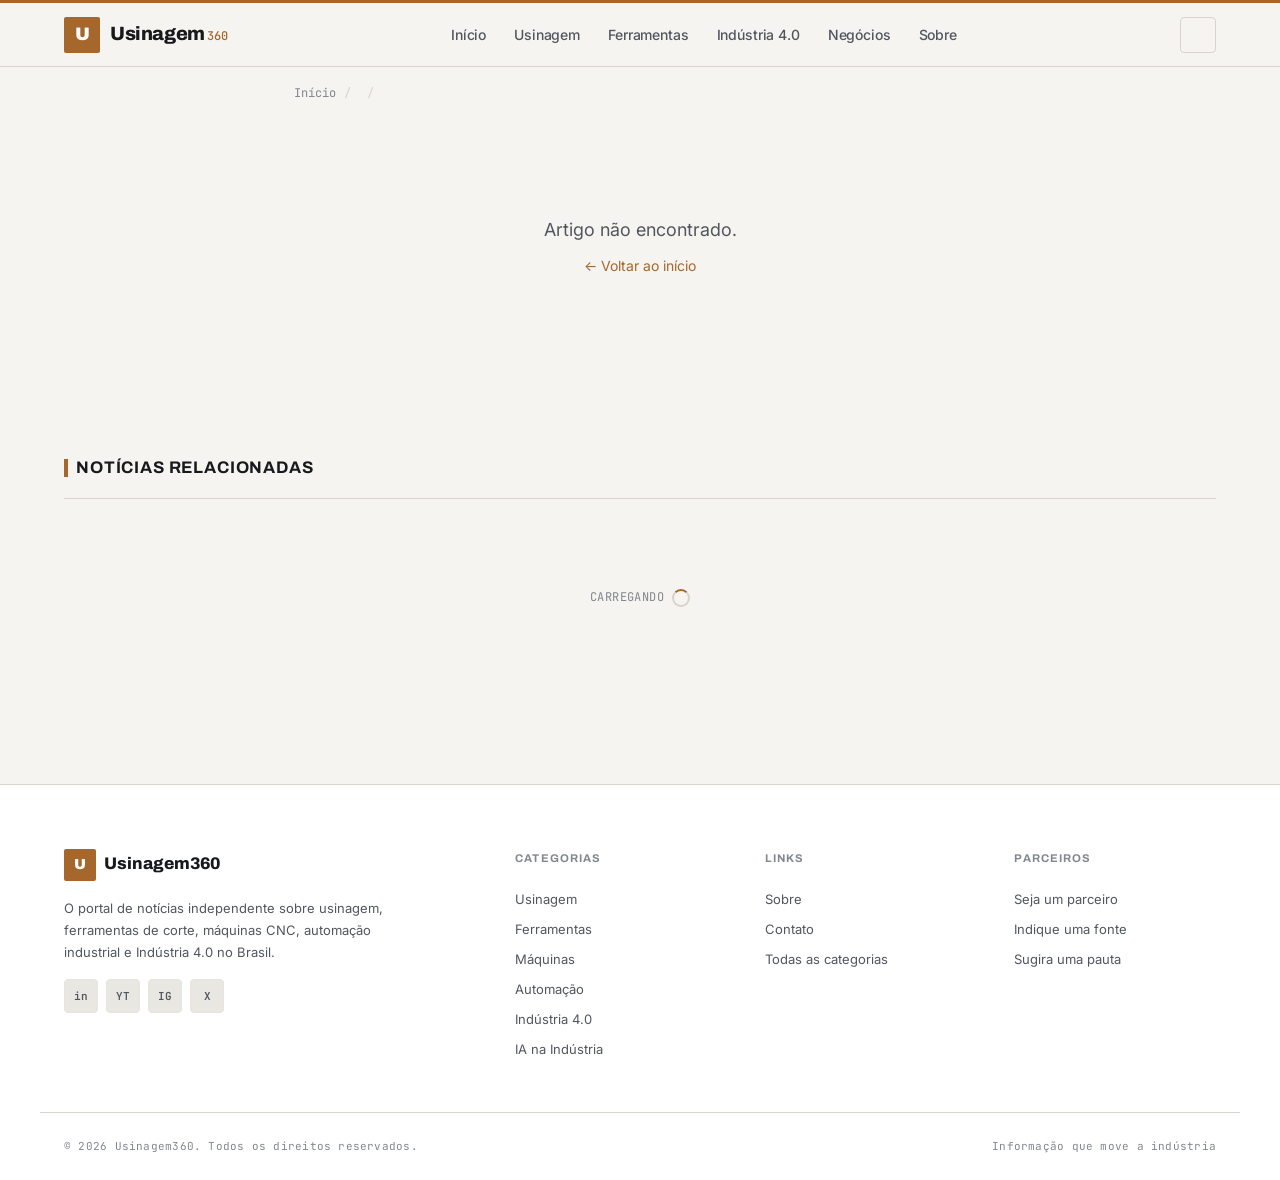
<file: artigo.html>
<!DOCTYPE html>
<html lang="pt-BR">
<head>
  <meta charset="UTF-8">
  <meta name="viewport" content="width=device-width, initial-scale=1.0">
  <meta name="description" content="" id="meta-description">
  <meta property="og:title" content="" id="og-title">
  <meta property="og:description" content="" id="og-description">
  <meta property="og:type" content="article">
  <meta property="og:url" content="" id="og-url">
  <title id="page-title">Usinagem360 — Notícias</title>
  <script>(function(){try{var t=localStorage.getItem('usinagem360-theme');if(t!=='light'&&t!=='dark')t=window.matchMedia('(prefers-color-scheme: dark)').matches?'dark':'light';document.documentElement.setAttribute('data-theme',t)}catch(e){document.documentElement.setAttribute('data-theme','light')}})();</script>
  <link rel="stylesheet" href="public/css/style.css?v3">
  <link rel="icon" type="image/svg+xml" href="data:image/svg+xml,<svg xmlns='http://www.w3.org/2000/svg' viewBox='0 0 100 100'><rect width='100' height='100' rx='12' fill='%23A6672C'/><text x='50' y='72' font-size='64' font-family='Arial' font-weight='bold' fill='white' text-anchor='middle'>U</text></svg>">
</head>
<body>

  <header class="header">
    <div class="header__inner">
      <a href="/" class="header__logo">
        <span class="header__logo-icon">U</span>
        <span><span class="header__logo-text">Usinagem</span><span class="header__logo-suffix">360</span></span>
      </a>
      <nav class="header__nav" id="nav" aria-label="Navegação principal">
        <a href="/" class="header__nav-link">Início</a>
        <a href="/categoria/usinagem/" class="header__nav-link">Usinagem</a>
        <a href="/categoria/ferramentas/" class="header__nav-link">Ferramentas</a>
        <a href="/categoria/industria4.0/" class="header__nav-link">Indústria 4.0</a>
        <a href="/categoria/negocios/" class="header__nav-link">Negócios</a>
        <a href="/sobre/" class="header__nav-link">Sobre</a>
      </nav>
      <div class="header__actions">
        <button class="theme-toggle" onclick="window.toggleTheme()" aria-label="Alternar tema">
          <span class="theme-toggle__icon" id="theme-toggle-icon"><i class="fi-rr-moon"></i></span>
        </button>
        <button class="header__mobile-toggle" id="mobile-toggle" aria-label="Menu">☰</button>
      </div>
    </div>
  </header>
  <div class="header__mobile-overlay" id="mobile-overlay"></div>

  <!-- Breadcrumb -->
  <div class="breadcrumb-wrap breadcrumb-wrap--narrow">
    <nav class="breadcrumb" aria-label="Trilha de navegação">
      <a href="/">Início</a>
      <span class="breadcrumb__separator">/</span>
      <a href="" id="breadcrumb-category"></a>
      <span class="breadcrumb__separator">/</span>
      <span class="breadcrumb__current" id="breadcrumb-title"></span>
    </nav>
  </div>

  <!-- Article Content -->
  <article class="article-page" id="article-container">
    <div class="loading-spinner">Carregando artigo</div>
  </article>

  <!-- Related Posts -->
  <div class="main main--single" id="related-section">
    <section>
      <div class="section-header">
        <h2 class="section-title">Notícias Relacionadas</h2>
      </div>
      <div class="posts-grid" id="related-posts">
        <div class="loading-spinner">Carregando</div>
      </div>
    </section>
  </div>

  <footer class="footer">
    <div class="footer__inner">
      <div class="footer__brand">
        <a href="/" class="footer__logo"><span class="footer__logo-icon">U</span><span>Usinagem360</span></a>
        <p class="footer__description">O portal de notícias independente sobre usinagem, ferramentas de corte, máquinas CNC, automação industrial e Indústria 4.0 no Brasil.</p>
        <div class="footer__social">
          <a href="#" class="footer__social-link" aria-label="LinkedIn">in</a>
          <a href="#" class="footer__social-link" aria-label="YouTube">YT</a>
          <a href="#" class="footer__social-link" aria-label="Instagram">IG</a>
          <a href="#" class="footer__social-link" aria-label="Twitter/X">X</a>
        </div>
      </div>
      <div>
        <h4 class="footer__column-title">Categorias</h4>
        <a href="/categoria/usinagem/" class="footer__link">Usinagem</a>
        <a href="/categoria/ferramentas/" class="footer__link">Ferramentas</a>
        <a href="/categoria/maquinas/" class="footer__link">Máquinas</a>
        <a href="/categoria/automacao/" class="footer__link">Automação</a>
        <a href="/categoria/industria4.0/" class="footer__link">Indústria 4.0</a>
        <a href="/categoria/ia/" class="footer__link">IA na Indústria</a>
      </div>
      <div>
        <h4 class="footer__column-title">Links</h4>
        <a href="/sobre/" class="footer__link">Sobre</a>
        <a href="/contato/" class="footer__link">Contato</a>
        <a href="/categoria/" class="footer__link">Todas as categorias</a>
      </div>
      <div>
        <h4 class="footer__column-title">Parceiros</h4>
        <a href="/contato/" class="footer__link">Seja um parceiro</a>
        <a href="/contato/" class="footer__link">Indique uma fonte</a>
        <a href="/contato/" class="footer__link">Sugira uma pauta</a>
      </div>
    </div>
    <div class="footer__bottom">
      <span>&copy; <span id="current-year">2026</span> Usinagem360. Todos os direitos reservados.</span>
      <span>Informação que move a indústria</span>
    </div>
  </footer>

  <script src="public/js/config.js?v3"></script>
  <script src="public/js/categories.js?v3"></script>
  <script src="public/js/theme.js?v3"></script>
  <script src="public/js/main.js?v3"></script>
  <script src="public/js/article.js?v3"></script>
</body>
</html>
</file>
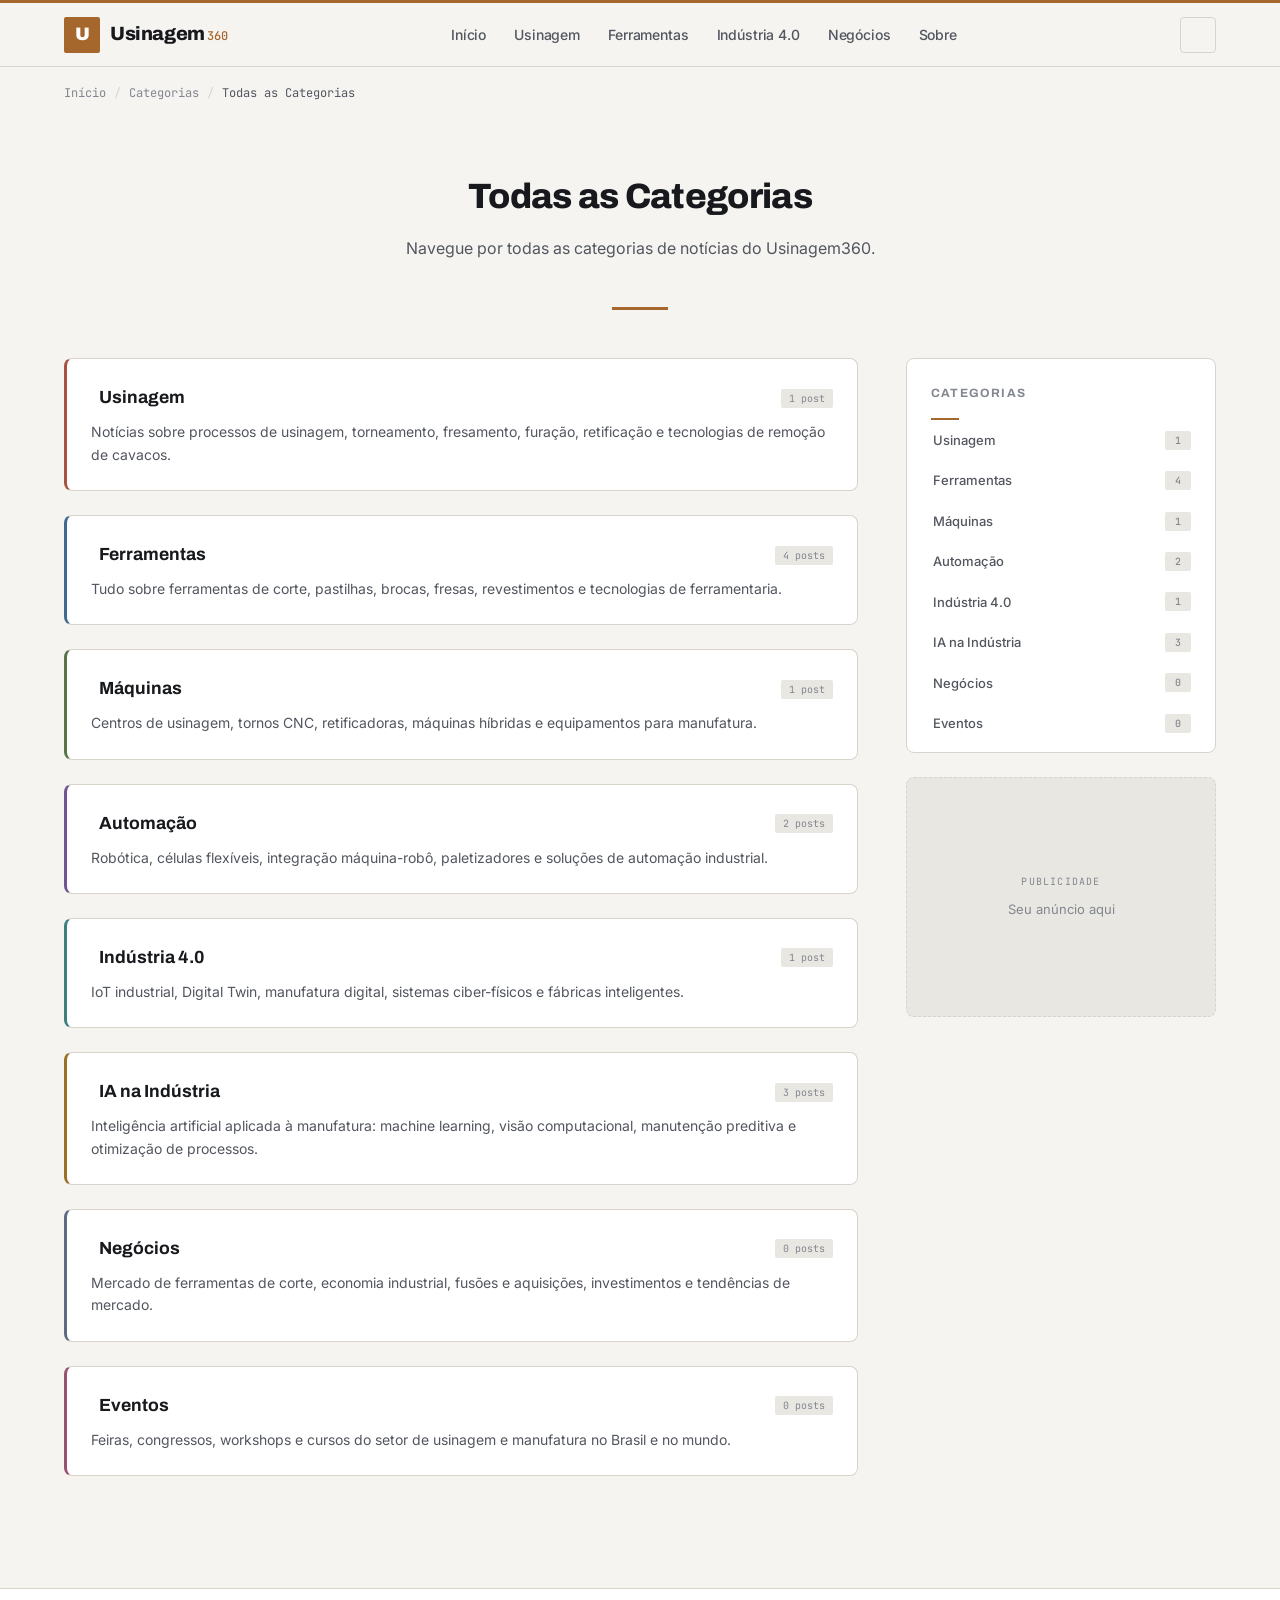
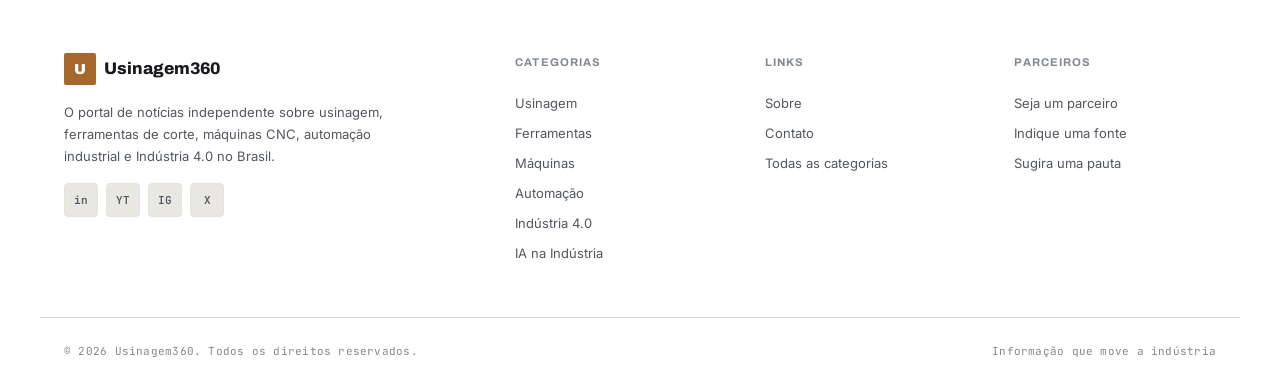
<file: categoria.html>
<!DOCTYPE html>
<html lang="pt-BR">
<head>
  <meta charset="UTF-8">
  <meta name="viewport" content="width=device-width, initial-scale=1.0">
  <meta name="description" content="Notícias sobre usinagem, ferramentas, máquinas CNC e indústria.">
  <title>Categoria — Usinagem360</title>
  <script>(function(){try{var t=localStorage.getItem('usinagem360-theme');if(t!=='light'&&t!=='dark')t=window.matchMedia('(prefers-color-scheme: dark)').matches?'dark':'light';document.documentElement.setAttribute('data-theme',t)}catch(e){document.documentElement.setAttribute('data-theme','light')}})();</script>
  <link rel="stylesheet" href="public/css/style.css?v3">
  <link rel="icon" type="image/svg+xml" href="data:image/svg+xml,<svg xmlns='http://www.w3.org/2000/svg' viewBox='0 0 100 100'><rect width='100' height='100' rx='12' fill='%23A6672C'/><text x='50' y='72' font-size='64' font-family='Arial' font-weight='bold' fill='white' text-anchor='middle'>U</text></svg>">
</head>
<body>

  <header class="header">
    <div class="header__inner">
      <a href="/" class="header__logo">
        <span class="header__logo-icon">U</span>
        <span><span class="header__logo-text">Usinagem</span><span class="header__logo-suffix">360</span></span>
      </a>
      <nav class="header__nav" id="nav" aria-label="Navegação principal">
        <a href="/" class="header__nav-link">Início</a>
        <a href="/categoria/usinagem/" class="header__nav-link">Usinagem</a>
        <a href="/categoria/ferramentas/" class="header__nav-link">Ferramentas</a>
        <a href="/categoria/industria4.0/" class="header__nav-link">Indústria 4.0</a>
        <a href="/categoria/negocios/" class="header__nav-link">Negócios</a>
        <a href="/sobre/" class="header__nav-link">Sobre</a>
      </nav>
      <div class="header__actions">
        <button class="theme-toggle" onclick="window.toggleTheme()" aria-label="Alternar tema">
          <span class="theme-toggle__icon" id="theme-toggle-icon"><i class="fi-rr-moon"></i></span>
        </button>
        <button class="header__mobile-toggle" id="mobile-toggle" aria-label="Menu">☰</button>
      </div>
    </div>
  </header>
  <div class="header__mobile-overlay" id="mobile-overlay"></div>

  <main>
    <div class="breadcrumb-wrap">
      <nav class="breadcrumb" aria-label="Trilha de navegação">
        <a href="/">Início</a>
        <span class="breadcrumb__separator">/</span>
        <a href="/categoria/">Categorias</a>
        <span class="breadcrumb__separator">/</span>
        <span class="breadcrumb__current" id="cat-breadcrumb"></span>
      </nav>
    </div>

    <div class="category-header" id="category-header">
      <div class="category-icon" id="cat-icon"></div>
      <h1 class="category-title" id="cat-title">Carregando...</h1>
      <p class="category-description" id="cat-description"></p>
    </div>

    <div class="main">
      <section>
        <div class="posts-grid" id="cat-posts">
          <div class="loading-spinner">Carregando notícias</div>
        </div>
      </section>
      <aside class="sidebar">
        <div class="sidebar__card">
          <h3 class="sidebar__title">Categorias</h3>
          <div class="sidebar__categories" id="cat-sidebar"></div>
        </div>
        <div class="ad-zone">
          <span class="ad-zone__label">Publicidade</span>
          <span>Seu anúncio aqui</span>
        </div>
      </aside>
    </div>
  </main>

  <footer class="footer">
    <div class="footer__inner">
      <div class="footer__brand">
        <a href="/" class="footer__logo"><span class="footer__logo-icon">U</span><span>Usinagem360</span></a>
        <p class="footer__description">O portal de notícias independente sobre usinagem, ferramentas de corte, máquinas CNC, automação industrial e Indústria 4.0 no Brasil.</p>
        <div class="footer__social">
          <a href="#" class="footer__social-link" aria-label="LinkedIn">in</a>
          <a href="#" class="footer__social-link" aria-label="YouTube">YT</a>
          <a href="#" class="footer__social-link" aria-label="Instagram">IG</a>
          <a href="#" class="footer__social-link" aria-label="Twitter/X">X</a>
        </div>
      </div>
      <div>
        <h4 class="footer__column-title">Categorias</h4>
        <a href="/categoria/usinagem/" class="footer__link">Usinagem</a>
        <a href="/categoria/ferramentas/" class="footer__link">Ferramentas</a>
        <a href="/categoria/maquinas/" class="footer__link">Máquinas</a>
        <a href="/categoria/automacao/" class="footer__link">Automação</a>
        <a href="/categoria/industria4.0/" class="footer__link">Indústria 4.0</a>
        <a href="/categoria/ia/" class="footer__link">IA na Indústria</a>
      </div>
      <div>
        <h4 class="footer__column-title">Links</h4>
        <a href="/sobre/" class="footer__link">Sobre</a>
        <a href="/contato/" class="footer__link">Contato</a>
        <a href="/categoria/" class="footer__link">Todas as categorias</a>
      </div>
      <div>
        <h4 class="footer__column-title">Parceiros</h4>
        <a href="/contato/" class="footer__link">Seja um parceiro</a>
        <a href="/contato/" class="footer__link">Indique uma fonte</a>
        <a href="/contato/" class="footer__link">Sugira uma pauta</a>
      </div>
    </div>
    <div class="footer__bottom">
      <span>&copy; <span id="current-year">2026</span> Usinagem360. Todos os direitos reservados.</span>
      <span>Informação que move a indústria</span>
    </div>
  </footer>

  <script src="public/js/config.js?v3"></script>
  <script src="public/js/categories.js?v3"></script>
  <script src="public/js/theme.js?v3"></script>
  <script src="public/js/main.js?v3"></script>
  <script src="public/js/category.js?v3"></script>
</body>
</html>
</file>
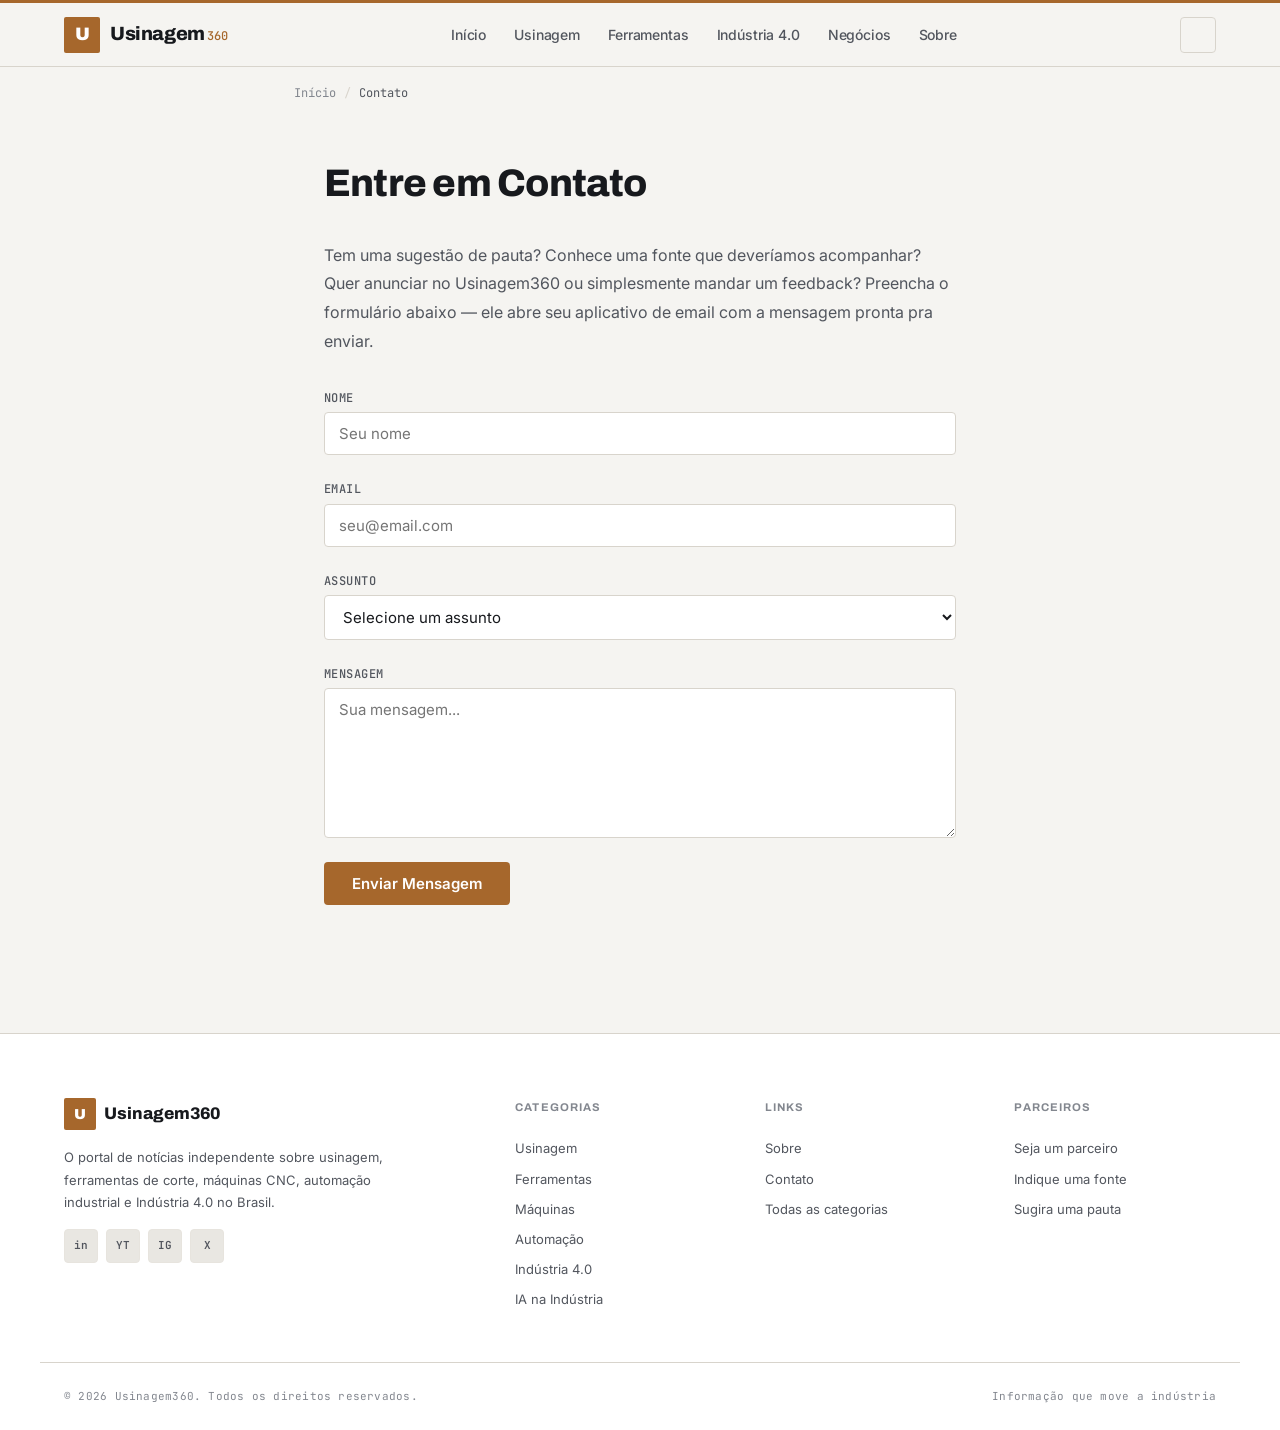
<file: contato.html>
<!DOCTYPE html>
<html lang="pt-BR">
<head>
  <meta charset="UTF-8">
  <meta name="viewport" content="width=device-width, initial-scale=1.0">
  <meta name="description" content="Entre em contato com o Usinagem360.">
  <title>Contato — Usinagem360</title>
  <script>(function(){try{var t=localStorage.getItem('usinagem360-theme');if(t!=='light'&&t!=='dark')t=window.matchMedia('(prefers-color-scheme: dark)').matches?'dark':'light';document.documentElement.setAttribute('data-theme',t)}catch(e){document.documentElement.setAttribute('data-theme','light')}})();</script>
  <link rel="stylesheet" href="public/css/style.css?v3">
  <link rel="icon" type="image/svg+xml" href="data:image/svg+xml,<svg xmlns='http://www.w3.org/2000/svg' viewBox='0 0 100 100'><rect width='100' height='100' rx='12' fill='%23A6672C'/><text x='50' y='72' font-size='64' font-family='Arial' font-weight='bold' fill='white' text-anchor='middle'>U</text></svg>">
</head>
<body>

  <header class="header">
    <div class="header__inner">
      <a href="/" class="header__logo">
        <span class="header__logo-icon">U</span>
        <span><span class="header__logo-text">Usinagem</span><span class="header__logo-suffix">360</span></span>
      </a>
      <nav class="header__nav" id="nav" aria-label="Navegação principal">
        <a href="/" class="header__nav-link">Início</a>
        <a href="/categoria/usinagem/" class="header__nav-link">Usinagem</a>
        <a href="/categoria/ferramentas/" class="header__nav-link">Ferramentas</a>
        <a href="/categoria/industria4.0/" class="header__nav-link">Indústria 4.0</a>
        <a href="/categoria/negocios/" class="header__nav-link">Negócios</a>
        <a href="/sobre/" class="header__nav-link">Sobre</a>
      </nav>
      <div class="header__actions">
        <button class="theme-toggle" onclick="window.toggleTheme()" aria-label="Alternar tema">
          <span class="theme-toggle__icon" id="theme-toggle-icon"><i class="fi-rr-moon"></i></span>
        </button>
        <button class="header__mobile-toggle" id="mobile-toggle" aria-label="Menu">☰</button>
      </div>
    </div>
  </header>
  <div class="header__mobile-overlay" id="mobile-overlay"></div>

  <div class="breadcrumb-wrap breadcrumb-wrap--narrow">
    <nav class="breadcrumb" aria-label="Trilha de navegação">
      <a href="/">Início</a>
      <span class="breadcrumb__separator">/</span>
      <span class="breadcrumb__current">Contato</span>
    </nav>
  </div>

  <main class="page-content">
    <h1>Entre em Contato</h1>

    <p>
      Tem uma sugestão de pauta? Conhece uma fonte que deveríamos acompanhar?
      Quer anunciar no Usinagem360 ou simplesmente mandar um feedback?
      Preencha o formulário abaixo — ele abre seu aplicativo de email com a
      mensagem pronta pra enviar.
    </p>

    <form class="contact-form js-contact-form">
      <div class="form-group">
        <label class="form-label" for="name">Nome</label>
        <input class="form-input" type="text" id="name" name="name" required placeholder="Seu nome">
      </div>
      <div class="form-group">
        <label class="form-label" for="email">Email</label>
        <input class="form-input" type="email" id="email" name="email" required placeholder="seu@email.com">
      </div>
      <div class="form-group">
        <label class="form-label" for="subject">Assunto</label>
        <select class="form-input" id="subject" name="subject">
          <option value="">Selecione um assunto</option>
          <option value="pauta">Sugerir pauta</option>
          <option value="fonte">Indicar fonte</option>
          <option value="anuncio">Anunciar no site</option>
          <option value="parceria">Proposta de parceria</option>
          <option value="feedback">Feedback</option>
          <option value="outro">Outro</option>
        </select>
      </div>
      <div class="form-group">
        <label class="form-label" for="message">Mensagem</label>
        <textarea class="form-textarea" id="message" name="message" required placeholder="Sua mensagem..."></textarea>
      </div>
      <button class="form-submit" type="submit">Enviar Mensagem</button>
    </form>
  </main>

  <footer class="footer">
    <div class="footer__inner">
      <div class="footer__brand">
        <a href="/" class="footer__logo"><span class="footer__logo-icon">U</span><span>Usinagem360</span></a>
        <p class="footer__description">O portal de notícias independente sobre usinagem, ferramentas de corte, máquinas CNC, automação industrial e Indústria 4.0 no Brasil.</p>
        <div class="footer__social">
          <a href="#" class="footer__social-link" aria-label="LinkedIn">in</a>
          <a href="#" class="footer__social-link" aria-label="YouTube">YT</a>
          <a href="#" class="footer__social-link" aria-label="Instagram">IG</a>
          <a href="#" class="footer__social-link" aria-label="Twitter/X">X</a>
        </div>
      </div>
      <div>
        <h4 class="footer__column-title">Categorias</h4>
        <a href="/categoria/usinagem/" class="footer__link">Usinagem</a>
        <a href="/categoria/ferramentas/" class="footer__link">Ferramentas</a>
        <a href="/categoria/maquinas/" class="footer__link">Máquinas</a>
        <a href="/categoria/automacao/" class="footer__link">Automação</a>
        <a href="/categoria/industria4.0/" class="footer__link">Indústria 4.0</a>
        <a href="/categoria/ia/" class="footer__link">IA na Indústria</a>
      </div>
      <div>
        <h4 class="footer__column-title">Links</h4>
        <a href="/sobre/" class="footer__link">Sobre</a>
        <a href="/contato/" class="footer__link">Contato</a>
        <a href="/categoria/" class="footer__link">Todas as categorias</a>
      </div>
      <div>
        <h4 class="footer__column-title">Parceiros</h4>
        <a href="/contato/" class="footer__link">Seja um parceiro</a>
        <a href="/contato/" class="footer__link">Indique uma fonte</a>
        <a href="/contato/" class="footer__link">Sugira uma pauta</a>
      </div>
    </div>
    <div class="footer__bottom">
      <span>&copy; <span id="current-year">2026</span> Usinagem360. Todos os direitos reservados.</span>
      <span>Informação que move a indústria</span>
    </div>
  </footer>

  <script src="public/js/config.js?v3"></script>
  <script src="public/js/categories.js?v3"></script>
  <script src="public/js/theme.js?v3"></script>
  <script src="public/js/main.js?v3"></script>
</body>
</html>
</file>
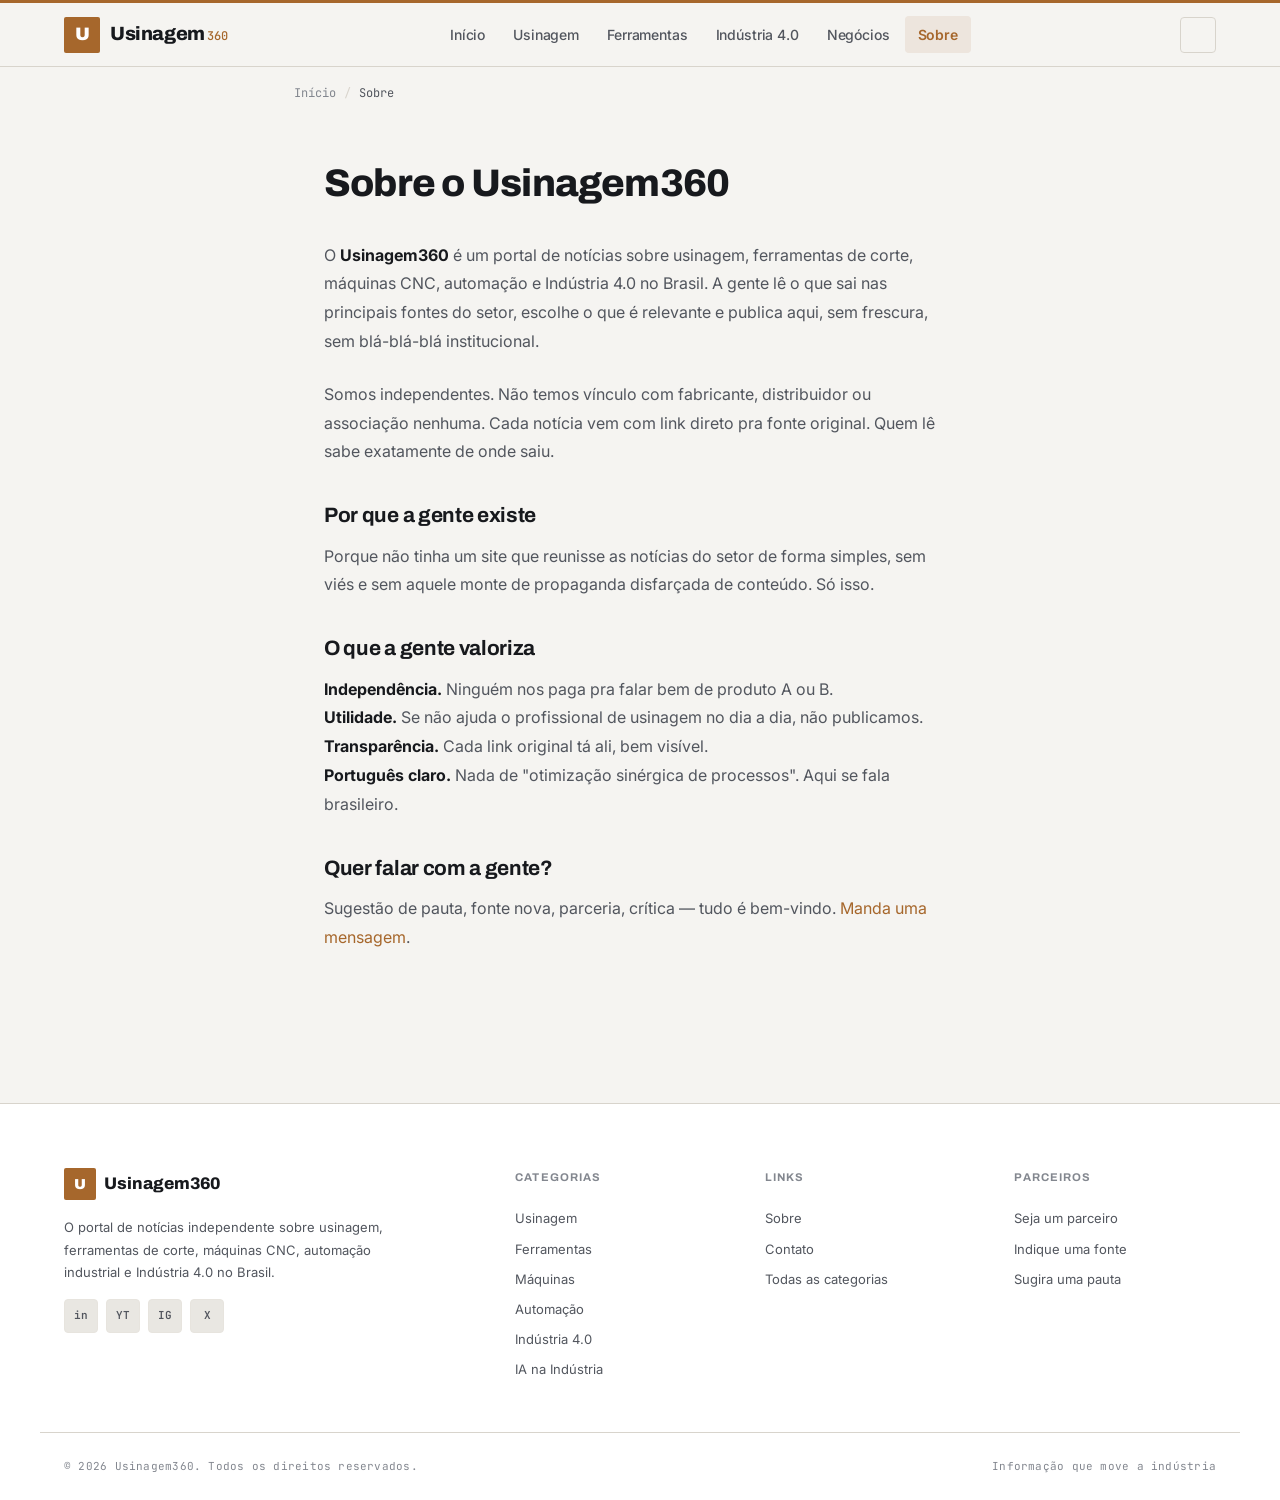
<file: sobre.html>
<!DOCTYPE html>
<html lang="pt-BR">
<head>
  <meta charset="UTF-8">
  <meta name="viewport" content="width=device-width, initial-scale=1.0">
  <meta name="description" content="Conheça o Usinagem360, o portal de notícias independente sobre usinagem, ferramentas de corte e indústria no Brasil.">
  <title>Sobre — Usinagem360</title>
  <script>(function(){try{var t=localStorage.getItem('usinagem360-theme');if(t!=='light'&&t!=='dark')t=window.matchMedia('(prefers-color-scheme: dark)').matches?'dark':'light';document.documentElement.setAttribute('data-theme',t)}catch(e){document.documentElement.setAttribute('data-theme','light')}})();</script>
  <link rel="stylesheet" href="public/css/style.css?v3">
  <link rel="icon" type="image/svg+xml" href="data:image/svg+xml,<svg xmlns='http://www.w3.org/2000/svg' viewBox='0 0 100 100'><rect width='100' height='100' rx='12' fill='%23A6672C'/><text x='50' y='72' font-size='64' font-family='Arial' font-weight='bold' fill='white' text-anchor='middle'>U</text></svg>">
</head>
<body>

  <header class="header">
    <div class="header__inner">
      <a href="/" class="header__logo">
        <span class="header__logo-icon">U</span>
        <span><span class="header__logo-text">Usinagem</span><span class="header__logo-suffix">360</span></span>
      </a>
      <nav class="header__nav" id="nav" aria-label="Navegação principal">
        <a href="/" class="header__nav-link">Início</a>
        <a href="/categoria/usinagem/" class="header__nav-link">Usinagem</a>
        <a href="/categoria/ferramentas/" class="header__nav-link">Ferramentas</a>
        <a href="/categoria/industria4.0/" class="header__nav-link">Indústria 4.0</a>
        <a href="/categoria/negocios/" class="header__nav-link">Negócios</a>
        <a href="/sobre/" class="header__nav-link header__nav-link--active">Sobre</a>
      </nav>
      <div class="header__actions">
        <button class="theme-toggle" onclick="window.toggleTheme()" aria-label="Alternar tema">
          <span class="theme-toggle__icon" id="theme-toggle-icon"><i class="fi-rr-moon"></i></span>
        </button>
        <button class="header__mobile-toggle" id="mobile-toggle" aria-label="Menu">☰</button>
      </div>
    </div>
  </header>
  <div class="header__mobile-overlay" id="mobile-overlay"></div>

  <div class="breadcrumb-wrap breadcrumb-wrap--narrow">
    <nav class="breadcrumb" aria-label="Trilha de navegação">
      <a href="/">Início</a>
      <span class="breadcrumb__separator">/</span>
      <span class="breadcrumb__current">Sobre</span>
    </nav>
  </div>

  <main class="page-content">
    <h1>Sobre o Usinagem360</h1>

    <p>
      O <strong>Usinagem360</strong> é um portal de notícias sobre usinagem, ferramentas de corte,
      máquinas CNC, automação e Indústria 4.0 no Brasil. A gente lê o que sai nas principais fontes
      do setor, escolhe o que é relevante e publica aqui, sem frescura, sem blá-blá-blá institucional.
    </p>

    <p>
      Somos independentes. Não temos vínculo com fabricante, distribuidor ou associação nenhuma.
      Cada notícia vem com link direto pra fonte original. Quem lê sabe exatamente de onde saiu.
    </p>

    <h2>Por que a gente existe</h2>
    <p>
      Porque não tinha um site que reunisse as notícias do setor de forma simples, sem viés e sem
      aquele monte de propaganda disfarçada de conteúdo. Só isso.
    </p>

    <h2>O que a gente valoriza</h2>
    <p>
      <strong>Independência.</strong> Ninguém nos paga pra falar bem de produto A ou B.<br>
      <strong>Utilidade.</strong> Se não ajuda o profissional de usinagem no dia a dia, não publicamos.<br>
      <strong>Transparência.</strong> Cada link original tá ali, bem visível.<br>
      <strong>Português claro.</strong> Nada de "otimização sinérgica de processos". Aqui se fala brasileiro.
    </p>

    <h2>Quer falar com a gente?</h2>
    <p>
      Sugestão de pauta, fonte nova, parceria, crítica — tudo é bem-vindo.
      <a href="/contato/">Manda uma mensagem</a>.
    </p>
  </main>

  <footer class="footer">
    <div class="footer__inner">
      <div class="footer__brand">
        <a href="/" class="footer__logo"><span class="footer__logo-icon">U</span><span>Usinagem360</span></a>
        <p class="footer__description">O portal de notícias independente sobre usinagem, ferramentas de corte, máquinas CNC, automação industrial e Indústria 4.0 no Brasil.</p>
        <div class="footer__social">
          <a href="#" class="footer__social-link" aria-label="LinkedIn">in</a>
          <a href="#" class="footer__social-link" aria-label="YouTube">YT</a>
          <a href="#" class="footer__social-link" aria-label="Instagram">IG</a>
          <a href="#" class="footer__social-link" aria-label="Twitter/X">X</a>
        </div>
      </div>
      <div>
        <h4 class="footer__column-title">Categorias</h4>
        <a href="/categoria/usinagem/" class="footer__link">Usinagem</a>
        <a href="/categoria/ferramentas/" class="footer__link">Ferramentas</a>
        <a href="/categoria/maquinas/" class="footer__link">Máquinas</a>
        <a href="/categoria/automacao/" class="footer__link">Automação</a>
        <a href="/categoria/industria4.0/" class="footer__link">Indústria 4.0</a>
        <a href="/categoria/ia/" class="footer__link">IA na Indústria</a>
      </div>
      <div>
        <h4 class="footer__column-title">Links</h4>
        <a href="/sobre/" class="footer__link">Sobre</a>
        <a href="/contato/" class="footer__link">Contato</a>
        <a href="/categoria/" class="footer__link">Todas as categorias</a>
      </div>
      <div>
        <h4 class="footer__column-title">Parceiros</h4>
        <a href="/contato/" class="footer__link">Seja um parceiro</a>
        <a href="/contato/" class="footer__link">Indique uma fonte</a>
        <a href="/contato/" class="footer__link">Sugira uma pauta</a>
      </div>
    </div>
    <div class="footer__bottom">
      <span>&copy; <span id="current-year">2026</span> Usinagem360. Todos os direitos reservados.</span>
      <span>Informação que move a indústria</span>
    </div>
  </footer>

  <script src="public/js/config.js?v3"></script>
  <script src="public/js/categories.js?v3"></script>
  <script src="public/js/theme.js?v3"></script>
  <script src="public/js/main.js?v3"></script>
</body>
</html>
</file>
<file: public/css/style.css>
/* ============================================
   Usinagem360 — Design System v4
   Aço & Cobre — sóbrio, industrial, preciso
   ============================================ */

/* ---- Fontes ---- */
@import url('https://fonts.googleapis.com/css2?family=Archivo:wght@500;600;700;800;900&family=Inter:wght@400;500;600;700&family=JetBrains+Mono:wght@400;500;600&display=swap');

/* ---- Flaticon UIcons ---- */
@import url('https://cdn-uicons.flaticon.com/2.6.0/uicons-regular-rounded/css/uicons-regular-rounded.css');

/* ============================================
   TOKENS
   ============================================ */

/* Tema claro (padrão sem JS; o JS define data-theme no <head>) */
:root {
  /* Acento: cobre */
  --color-primary: #A6672C;
  --color-primary-strong: #8A5423;
  --color-primary-soft: rgba(166, 103, 44, 0.10);

  /* Apoio: azul aço (uso raro) */
  --color-secondary: #3E6A8E;

  /* Superfícies: aço claro */
  --color-bg: #F5F4F1;
  --color-surface: #FFFFFF;
  --color-surface-hover: #EFEDE9;
  --color-surface-alt: #E9E7E2;
  --color-border: #D8D4CC;
  --color-border-light: #E7E4DE;

  /* Texto */
  --color-text: #17191D;
  --color-text-secondary: #52565E;
  --color-text-muted: #83878F;
  --color-text-inverse: #FFFFFF;

  /* Categorias (uma fonte de verdade; tons para fundo claro) */
  --cat-usinagem: #A65240;
  --cat-ferramentas: #3E6A8E;
  --cat-maquinas: #587347;
  --cat-automacao: #6F5590;
  --cat-industria40: #3B7F7F;
  --cat-ia: #9A6F26;
  --cat-negocios: #5C6B7E;
  --cat-eventos: #96536F;

  /* Layout */
  --max-width: 1200px;
  --header-height: 64px;
  --gap-xs: 4px; --gap-sm: 8px; --gap-md: 16px; --gap-lg: 24px;
  --gap-xl: 32px; --gap-2xl: 48px; --gap-3xl: 64px;

  /* Tipografia */
  --font-sans: 'Inter', -apple-system, BlinkMacSystemFont, 'Segoe UI', Roboto, sans-serif;
  --font-display: 'Archivo', 'Inter', sans-serif;
  --font-mono: 'JetBrains Mono', 'Fira Code', monospace;
  --font-size-xs: 0.75rem;
  --font-size-sm: 0.875rem;
  --font-size-md: 1rem;
  --font-size-lg: 1.125rem;

  /* Cantos: aço se corta reto */
  --radius-sm: 2px;
  --radius-md: 4px;
  --radius-lg: 8px;
  --radius-full: 999px;

  /* Sombras mínimas — profundidade vem das camadas */
  --shadow-sm: 0 1px 2px rgba(23, 25, 29, 0.05);
  --shadow-md: 0 2px 8px rgba(23, 25, 29, 0.07);
  --shadow-lg: 0 8px 24px rgba(23, 25, 29, 0.10);
}

/* Tema escuro: chão de fábrica à noite */
[data-theme="dark"] {
  --color-primary: #C98A4B;
  --color-primary-strong: #E0A265;
  --color-primary-soft: rgba(201, 138, 75, 0.12);

  --color-secondary: #6E97BA;

  --color-bg: #0C0E11;
  --color-surface: #14171C;
  --color-surface-hover: #1A1E24;
  --color-surface-alt: #1F242B;
  --color-border: #2A2F37;
  --color-border-light: #21252C;

  --color-text: #E8EAED;
  --color-text-secondary: #9BA1AA;
  --color-text-muted: #6C727C;
  --color-text-inverse: #0C0E11;

  --cat-usinagem: #D98D75;
  --cat-ferramentas: #7FA8C9;
  --cat-maquinas: #9BB786;
  --cat-automacao: #B295CC;
  --cat-industria40: #72B5B5;
  --cat-ia: #D9A85C;
  --cat-negocios: #9FAEC0;
  --cat-eventos: #CE8FAD;

  --shadow-sm: 0 1px 2px rgba(0, 0, 0, 0.4);
  --shadow-md: 0 2px 8px rgba(0, 0, 0, 0.45);
  --shadow-lg: 0 8px 24px rgba(0, 0, 0, 0.5);
}

/* Mapeia slug → cor. Único lugar que conhece os slugs no CSS. */
[data-category="usinagem"]      { --cat: var(--cat-usinagem); }
[data-category="ferramentas"]   { --cat: var(--cat-ferramentas); }
[data-category="maquinas"]      { --cat: var(--cat-maquinas); }
[data-category="automacao"]     { --cat: var(--cat-automacao); }
[data-category="industria4.0"]  { --cat: var(--cat-industria40); }
[data-category="ia"]            { --cat: var(--cat-ia); }
[data-category="negocios"]      { --cat: var(--cat-negocios); }
[data-category="eventos"]       { --cat: var(--cat-eventos); }

/* ============================================
   RESET & BASE
   ============================================ */
*, *::before, *::after { box-sizing: border-box; margin: 0; padding: 0; }

html {
  scroll-behavior: smooth;
  -webkit-font-smoothing: antialiased;
  -moz-osx-font-smoothing: grayscale;
  font-size: 16px;
}

body {
  font-family: var(--font-sans);
  font-size: var(--font-size-md);
  line-height: 1.7;
  color: var(--color-text);
  background: var(--color-bg);
  transition: background 0.3s ease, color 0.3s ease;
  min-height: 100vh;
  /* Filete de cobre no topo: acabamento */
  border-top: 3px solid var(--color-primary);
}

a { color: var(--color-primary); text-decoration: none; transition: color 0.2s; }
a:hover { color: var(--color-primary-strong); }
img { max-width: 100%; height: auto; display: block; }
ul, ol { list-style: none; }

::selection { background: var(--color-primary); color: #fff; }

::-webkit-scrollbar { width: 8px; }
::-webkit-scrollbar-track { background: var(--color-bg); }
::-webkit-scrollbar-thumb { background: var(--color-border); border-radius: 4px; }
::-webkit-scrollbar-thumb:hover { background: var(--color-text-muted); }

/* ---- Utilitário: dado técnico (datas, meta, contadores) ---- */
.tech-data {
  font-family: var(--font-mono);
  font-size: 0.6875rem;
  letter-spacing: 0.04em;
  text-transform: uppercase;
  color: var(--color-text-muted);
}

/* ============================================
   BADGE DE CATEGORIA — etiqueta de material
   ============================================ */
.category-badge {
  display: inline-flex;
  align-items: center;
  gap: 6px;
  font-family: var(--font-mono);
  font-size: 0.625rem;
  font-weight: 600;
  text-transform: uppercase;
  letter-spacing: 0.08em;
  padding: 3px 8px 3px 7px;
  border-left: 3px solid var(--cat, var(--color-primary));
  border-radius: 0 var(--radius-sm) var(--radius-sm) 0;
  width: fit-content;
  color: var(--cat, var(--color-primary));
  background: color-mix(in srgb, var(--cat, var(--color-primary)) 10%, transparent);
  white-space: nowrap;
}
.category-badge i { font-size: 0.75rem; line-height: 1; }

/* ============================================
   HEADER
   ============================================ */
.header {
  position: sticky;
  top: 0;
  z-index: 100;
  background: color-mix(in srgb, var(--color-bg) 88%, transparent);
  -webkit-backdrop-filter: blur(14px) saturate(1.1);
  backdrop-filter: blur(14px) saturate(1.1);
  border-bottom: 1px solid var(--color-border);
  height: var(--header-height);
  transition: background 0.3s, border-color 0.3s;
}

.header__inner {
  max-width: var(--max-width);
  margin: 0 auto;
  padding: 0 var(--gap-lg);
  height: 100%;
  display: flex;
  align-items: center;
  justify-content: space-between;
}

.header__actions { display: flex; align-items: center; gap: var(--gap-sm); }

/* ---- Logo ---- */
.header__logo {
  display: flex;
  align-items: center;
  gap: 10px;
  text-decoration: none;
}
.header__logo-icon {
  width: 36px; height: 36px;
  background: var(--color-primary);
  color: #fff;
  border-radius: var(--radius-sm);
  display: flex;
  align-items: center;
  justify-content: center;
  font-family: var(--font-display);
  font-weight: 900;
  font-size: 1.125rem;
  flex-shrink: 0;
}
.header__logo-text {
  font-family: var(--font-display);
  font-size: 1.2rem;
  font-weight: 800;
  letter-spacing: -0.02em;
  color: var(--color-text);
}
.header__logo-suffix {
  font-family: var(--font-mono);
  font-weight: 500;
  color: var(--color-primary);
  font-size: 0.75rem;
  margin-left: 2px;
}

/* ---- Nav ---- */
.header__nav { display: flex; align-items: center; gap: 2px; }
.header__nav-link {
  padding: 7px 13px;
  color: var(--color-text-secondary);
  font-size: var(--font-size-sm);
  font-weight: 500;
  border-radius: var(--radius-md);
  transition: color 0.2s, background 0.2s;
  text-decoration: none;
  letter-spacing: -0.01em;
}
.header__nav-link:hover {
  color: var(--color-text);
  background: var(--color-surface-hover);
}
.header__nav-link--active {
  color: var(--color-primary);
  background: var(--color-primary-soft);
  font-weight: 600;
}

/* ---- Theme Toggle ---- */
.theme-toggle {
  width: 36px; height: 36px;
  border: 1px solid var(--color-border);
  border-radius: var(--radius-md);
  background: transparent;
  color: var(--color-text-secondary);
  cursor: pointer;
  display: flex; align-items: center; justify-content: center;
  transition: background 0.2s, color 0.2s, border-color 0.2s;
  font-size: 0;
}
.theme-toggle i {
  font-size: 1.1rem;
  line-height: 1;
  display: flex;
  align-items: center;
  justify-content: center;
}
.theme-toggle:hover {
  background: var(--color-surface-hover);
  color: var(--color-text);
  border-color: var(--color-primary);
}

/* ---- Mobile ---- */
.header__mobile-toggle {
  display: none;
  width: 36px; height: 36px;
  border: 1px solid var(--color-border);
  border-radius: var(--radius-md);
  background: transparent;
  color: var(--color-text);
  cursor: pointer;
  align-items: center; justify-content: center;
  font-size: 1.2rem;
}
.header__mobile-overlay {
  display: none;
  position: fixed; inset: 0;
  background: rgba(0,0,0,0.45);
  z-index: 90;
  -webkit-backdrop-filter: blur(3px);
  backdrop-filter: blur(3px);
}
.header__mobile-overlay--open { display: block; }

@media (max-width: 768px) {
  .header__nav {
    position: fixed;
    top: var(--header-height);
    right: 0; width: 280px;
    height: calc(100vh - var(--header-height));
    background: var(--color-surface);
    border-left: 1px solid var(--color-border);
    flex-direction: column;
    align-items: stretch;
    padding: var(--gap-md);
    gap: 2px;
    transform: translateX(100%);
    transition: transform 0.3s cubic-bezier(0.4,0,0.2,1);
    z-index: 95;
    box-shadow: var(--shadow-lg);
  }
  .header__nav--open { transform: translateX(0); }
  .header__nav-link { width: 100%; padding: var(--gap-md); font-size: var(--font-size-md); }
  .header__mobile-toggle { display: flex; }
}

/* ============================================
   HERO
   ============================================ */
.hero {
  position: relative;
  background: var(--color-surface);
  border-bottom: 1px solid var(--color-border);
  padding: var(--gap-2xl) 0;
  overflow: hidden;
}

/* Textura sutil de chapa de aço */
.hero::before {
  content: '';
  position: absolute;
  inset: 0;
  opacity: 0.035;
  background-image:
    repeating-linear-gradient(0deg, transparent, transparent 39px, currentColor 39px, currentColor 40px),
    repeating-linear-gradient(90deg, transparent, transparent 39px, currentColor 39px, currentColor 40px);
  pointer-events: none;
}

.hero__inner {
  max-width: var(--max-width);
  margin: 0 auto;
  padding: 0 var(--gap-lg);
  position: relative;
  z-index: 1;
}

/* Kicker: linha técnica acima do headline */
.hero__kicker {
  font-family: var(--font-mono);
  font-size: 0.6875rem;
  font-weight: 500;
  letter-spacing: 0.14em;
  text-transform: uppercase;
  color: var(--color-primary);
  display: flex;
  align-items: center;
  gap: var(--gap-sm);
  margin-bottom: var(--gap-md);
}
.hero__kicker::before {
  content: '';
  width: 24px; height: 2px;
  background: var(--color-primary);
}

.hero__headline {
  font-family: var(--font-display);
  font-size: clamp(1.75rem, 4vw, 2.75rem);
  font-weight: 800;
  line-height: 1.12;
  max-width: 680px;
  letter-spacing: -0.02em;
  margin-bottom: var(--gap-md);
}
.hero__headline-highlight { color: var(--color-primary); }

.hero__subtitle {
  font-size: clamp(0.95rem, 1.8vw, 1.0625rem);
  color: var(--color-text-secondary);
  max-width: 560px;
  line-height: 1.75;
  margin-bottom: var(--gap-xl);
}

/* ---- Destaques ---- */
.hero__featured {
  display: grid;
  grid-template-columns: 1.4fr 1fr;
  gap: var(--gap-lg);
  margin-top: var(--gap-lg);
}
@media (max-width: 800px) {
  .hero__featured { grid-template-columns: 1fr; }
}

.hero__featured-card {
  position: relative;
  border-radius: var(--radius-lg);
  overflow: hidden;
  background: var(--color-bg);
  border: 1px solid var(--color-border);
  transition: border-color 0.25s, box-shadow 0.25s, transform 0.25s;
  text-decoration: none;
  color: var(--color-text);
  display: grid;
}
.hero__featured-card:hover {
  transform: translateY(-2px);
  box-shadow: var(--shadow-lg);
  border-color: color-mix(in srgb, var(--color-primary) 40%, var(--color-border));
  color: var(--color-text);
}

.hero__featured-card--main {
  grid-column: 1 / -1;
  grid-template-columns: 1.2fr 1fr;
}
@media (max-width: 600px) {
  .hero__featured-card--main { grid-template-columns: 1fr; }
}
.hero__featured-card:not(.hero__featured-card--main) { grid-template-columns: 1fr; }

.hero__featured-image {
  width: 100%; height: 100%;
  object-fit: cover;
  min-height: 180px;
  background: var(--color-surface-alt);
}
.hero__featured-card--main .hero__featured-image { min-height: 300px; }

/* Cards secundários: imagem e texto ficam em linhas separadas da grid.
   Sem uma altura fixa, fotos em retrato esticam a linha ao tamanho
   natural da foto e empurram o corpo do card pra muito longe.
   Proporção fixa mantém o card compacto e previsível. */
.hero__featured-card:not(.hero__featured-card--main) .hero__featured-image,
.hero__featured-card:not(.hero__featured-card--main) .hero__featured-image-placeholder {
  height: auto;
  aspect-ratio: 16 / 10;
  min-height: 0;
}

.hero__featured-image-placeholder {
  min-height: 180px;
  background:
    repeating-linear-gradient(-45deg, transparent, transparent 10px, rgba(255,255,255,0.03) 10px, rgba(255,255,255,0.03) 20px),
    var(--color-surface-alt);
  display: flex;
  align-items: center; justify-content: center;
  color: var(--color-text-muted);
  font-size: 2.5rem;
}
.hero__featured-card--main .hero__featured-image-placeholder { min-height: 300px; }

.hero__featured-body {
  padding: var(--gap-lg);
  display: flex;
  flex-direction: column;
  gap: var(--gap-sm);
}

.hero__featured-title {
  font-family: var(--font-display);
  font-size: clamp(1.1rem, 2vw, 1.45rem);
  font-weight: 700;
  line-height: 1.25;
  letter-spacing: -0.015em;
}
.hero__featured-card:not(.hero__featured-card--main) .hero__featured-title {
  font-size: clamp(0.95rem, 1.5vw, 1.1rem);
}

.hero__featured-excerpt {
  font-size: var(--font-size-sm);
  color: var(--color-text-secondary);
  display: -webkit-box;
  -webkit-line-clamp: 3;
  -webkit-box-orient: vertical;
  overflow: hidden;
  line-height: 1.6;
}

.hero__featured-meta {
  display: flex; align-items: center; gap: var(--gap-md);
  font-family: var(--font-mono);
  font-size: 0.6875rem;
  letter-spacing: 0.03em;
  color: var(--color-text-muted);
  margin-top: auto;
  padding-top: var(--gap-sm);
  border-top: 1px solid var(--color-border-light);
}

/* ============================================
   LAYOUT PRINCIPAL
   ============================================ */
.main {
  max-width: var(--max-width);
  margin: 0 auto;
  padding: var(--gap-2xl) var(--gap-lg);
  display: grid;
  grid-template-columns: 1fr 310px;
  gap: var(--gap-2xl);
}
@media (max-width: 900px) {
  .main { grid-template-columns: 1fr; }
}
.main--single { grid-template-columns: 1fr; }

/* ---- Cabeçalho de seção ---- */
.section-header {
  display: flex; align-items: baseline; justify-content: space-between;
  margin-bottom: var(--gap-lg);
  padding-bottom: var(--gap-md);
  border-bottom: 1px solid var(--color-border);
}

.section-title {
  font-family: var(--font-display);
  font-size: 1.05rem;
  font-weight: 700;
  text-transform: uppercase;
  letter-spacing: 0.05em;
  display: flex;
  align-items: center;
  gap: var(--gap-sm);
}
.section-title::before {
  content: '';
  display: inline-block;
  width: 4px; height: 18px;
  background: var(--color-primary);
}

.section-link {
  font-family: var(--font-mono);
  font-size: var(--font-size-xs);
  font-weight: 500;
  color: var(--color-primary);
}

/* ============================================
   POST CARDS
   ============================================ */
.posts-grid { display: flex; flex-direction: column; gap: var(--gap-lg); }

.post-card {
  display: grid;
  grid-template-columns: 240px 1fr;
  background: var(--color-surface);
  border: 1px solid var(--color-border);
  border-radius: var(--radius-lg);
  transition: border-color 0.25s, box-shadow 0.25s, transform 0.25s;
  overflow: hidden;
  text-decoration: none;
  color: var(--color-text);
  box-shadow: var(--shadow-sm);
}
.post-card:hover {
  transform: translateY(-2px);
  box-shadow: var(--shadow-md);
  border-color: color-mix(in srgb, var(--color-primary) 35%, var(--color-border));
  color: var(--color-text);
}

@media (max-width: 640px) {
  .post-card { grid-template-columns: 1fr; }
}

.post-card__image {
  width: 100%; height: 100%;
  min-height: 180px;
  object-fit: cover;
  background: var(--color-surface-alt);
}
@media (max-width: 640px) {
  .post-card__image { min-height: 200px; }
}

.post-card__image-placeholder {
  min-height: 180px;
  background:
    repeating-linear-gradient(-45deg, transparent, transparent 10px, rgba(127,127,127,0.05) 10px, rgba(127,127,127,0.05) 20px),
    var(--color-surface-alt);
  display: flex; align-items: center; justify-content: center;
  color: var(--color-text-muted);
  font-size: 2.5rem;
}

.post-card__body {
  display: flex; flex-direction: column;
  gap: var(--gap-sm);
  padding: var(--gap-lg);
}

.post-card__meta {
  display: flex; align-items: center; gap: var(--gap-md);
  font-family: var(--font-mono);
  font-size: 0.6875rem;
  letter-spacing: 0.03em;
  color: var(--color-text-muted);
}

.post-card__title {
  font-family: var(--font-display);
  font-size: 1.1rem;
  font-weight: 700;
  line-height: 1.3;
  letter-spacing: -0.01em;
  display: -webkit-box;
  -webkit-line-clamp: 2; -webkit-box-orient: vertical;
  overflow: hidden;
}

.post-card__excerpt {
  font-size: var(--font-size-sm);
  color: var(--color-text-secondary);
  display: -webkit-box;
  -webkit-line-clamp: 2; -webkit-box-orient: vertical;
  overflow: hidden;
  line-height: 1.6;
}

.post-card__source {
  font-family: var(--font-mono);
  font-size: 0.6875rem;
  letter-spacing: 0.03em;
  color: var(--color-text-muted);
  margin-top: auto;
}

/* ============================================
   SIDEBAR
   ============================================ */
.sidebar { display: flex; flex-direction: column; gap: var(--gap-lg); }

.sidebar__card {
  background: var(--color-surface);
  border: 1px solid var(--color-border);
  border-radius: var(--radius-lg);
  overflow: hidden;
}

.sidebar__title {
  font-family: var(--font-display);
  font-size: 0.75rem;
  font-weight: 700;
  text-transform: uppercase;
  letter-spacing: 0.1em;
  color: var(--color-text-muted);
  padding: var(--gap-lg) var(--gap-lg) var(--gap-md);
  margin: 0;
  position: relative;
}
.sidebar__title::after {
  content: '';
  position: absolute;
  bottom: 0;
  left: var(--gap-lg);
  width: 28px;
  height: 2px;
  background: var(--color-primary);
}

/* Lista de posts */
.sidebar__posts { padding: 0 var(--gap-lg) var(--gap-md); }

.sidebar__post {
  display: flex;
  gap: var(--gap-md);
  padding: var(--gap-sm) 0;
  border-bottom: 1px solid var(--color-border-light);
  text-decoration: none;
  color: var(--color-text);
  transition: color 0.2s;
}
.sidebar__post:last-child { border-bottom: none; padding-bottom: 0; }
.sidebar__post:first-child { padding-top: 0; }
.sidebar__post:hover { color: var(--color-primary); }

.sidebar__post-image {
  width: 60px; height: 60px;
  border-radius: var(--radius-md);
  object-fit: cover;
  flex-shrink: 0;
  background: var(--color-surface-alt);
}
.sidebar__post-image--placeholder {
  display: flex;
  align-items: center;
  justify-content: center;
  font-size: 1.25rem;
  color: var(--color-text-muted);
}

.sidebar__post-body {
  display: flex;
  flex-direction: column;
  justify-content: center;
  min-height: 0;
}

.sidebar__post-title {
  font-size: 0.8125rem;
  font-weight: 600;
  line-height: 1.35;
  display: -webkit-box;
  -webkit-line-clamp: 2; -webkit-box-orient: vertical;
  overflow: hidden;
}

.sidebar__post-date {
  font-family: var(--font-mono);
  font-size: 0.625rem;
  letter-spacing: 0.04em;
  text-transform: uppercase;
  color: var(--color-text-muted);
  margin-top: 3px;
}

/* Categorias */
.sidebar__categories { padding: 0 var(--gap-sm) var(--gap-sm); }

.sidebar__category {
  display: flex; align-items: center; justify-content: space-between;
  padding: 8px var(--gap-md);
  border-radius: var(--radius-md);
  color: var(--color-text-secondary);
  font-size: 0.8125rem;
  font-weight: 500;
  transition: background 0.15s, color 0.15s;
  text-decoration: none;
  border-left: 2px solid transparent;
}
.sidebar__category i {
  font-size: 0.9rem;
  width: 20px;
  text-align: center;
  color: var(--color-text-muted);
  transition: color 0.15s;
}
.sidebar__category:hover {
  background: var(--color-surface-hover);
  color: var(--color-text);
}
.sidebar__category:hover i { color: var(--color-primary); }
.sidebar__category--active {
  border-left-color: var(--cat, var(--color-primary));
  background: var(--color-surface-hover);
  color: var(--color-text);
  font-weight: 600;
}

.sidebar__category-count {
  font-family: var(--font-mono);
  font-size: 0.625rem;
  font-weight: 500;
  color: var(--color-text-muted);
  background: var(--color-surface-alt);
  padding: 1px 8px;
  border-radius: var(--radius-sm);
  min-width: 26px;
  text-align: center;
}

/* Newsletter */
.newsletter-form {
  padding: 0 var(--gap-lg) var(--gap-lg);
  display: flex; flex-direction: column;
  gap: var(--gap-sm);
}
.newsletter-form__text {
  font-size: 0.8125rem;
  color: var(--color-text-secondary);
  line-height: 1.6;
  padding: 0 var(--gap-lg);
  margin-bottom: var(--gap-xs);
}
.newsletter-form__input {
  padding: 10px 14px;
  border: 1px solid var(--color-border);
  border-radius: var(--radius-md);
  font-family: var(--font-sans);
  font-size: var(--font-size-sm);
  background: var(--color-bg);
  color: var(--color-text);
  transition: border-color 0.2s, box-shadow 0.2s;
}
.newsletter-form__input:focus {
  outline: none;
  border-color: var(--color-primary);
  box-shadow: 0 0 0 3px var(--color-primary-soft);
}
.newsletter-form__button {
  padding: 10px 20px;
  background: var(--color-primary);
  color: #fff;
  border: none;
  border-radius: var(--radius-md);
  font-family: var(--font-sans);
  font-size: var(--font-size-sm);
  font-weight: 600;
  cursor: pointer;
  transition: background 0.2s;
}
.newsletter-form__button:hover { background: var(--color-primary-strong); }
.newsletter-form__message {
  font-family: var(--font-mono);
  font-size: var(--font-size-xs);
  color: var(--color-primary);
  padding-top: var(--gap-xs);
}

/* ---- Espaço publicitário ---- */
.ad-zone {
  background: var(--color-surface-alt);
  border: 1px dashed var(--color-border);
  border-radius: var(--radius-lg);
  min-height: 240px;
  display: flex; flex-direction: column;
  align-items: center; justify-content: center;
  gap: var(--gap-sm);
  color: var(--color-text-muted);
  font-size: 0.8125rem;
}
.ad-zone__label {
  font-family: var(--font-mono);
  font-size: 0.625rem;
  text-transform: uppercase;
  letter-spacing: 0.12em;
  color: var(--color-text-muted);
}

/* ============================================
   PAGINAÇÃO
   ============================================ */
.pagination {
  display: flex; align-items: center; justify-content: center;
  gap: var(--gap-sm);
  padding: var(--gap-2xl) 0 var(--gap-lg);
}

.pagination__btn {
  padding: 8px 14px;
  border: 1px solid var(--color-border);
  border-radius: var(--radius-md);
  background: var(--color-surface);
  color: var(--color-text);
  font-family: var(--font-mono);
  font-size: var(--font-size-xs);
  font-weight: 500;
  cursor: pointer;
  transition: border-color 0.2s, color 0.2s, background 0.2s;
}
.pagination__btn:hover {
  border-color: var(--color-primary);
  color: var(--color-primary);
}
.pagination__btn--active {
  background: var(--color-primary);
  color: #fff;
  border-color: var(--color-primary);
}
.pagination__btn--disabled {
  opacity: 0.35;
  cursor: not-allowed;
}

/* ============================================
   FOOTER
   ============================================ */
.footer {
  background: var(--color-surface);
  border-top: 1px solid var(--color-border);
  padding: var(--gap-3xl) 0 0;
  margin-top: var(--gap-3xl);
}

.footer__inner {
  max-width: var(--max-width);
  margin: 0 auto;
  padding: 0 var(--gap-lg);
  display: grid;
  grid-template-columns: 2fr 1fr 1fr 1fr;
  gap: var(--gap-2xl);
}
@media (max-width: 768px) {
  .footer__inner { grid-template-columns: 1fr 1fr; }
}
@media (max-width: 480px) {
  .footer__inner { grid-template-columns: 1fr; }
}

.footer__brand { display: flex; flex-direction: column; gap: var(--gap-md); }

.footer__logo {
  display: flex;
  align-items: center;
  gap: var(--gap-sm);
  font-family: var(--font-display);
  font-weight: 800;
  font-size: 1.05rem;
  color: var(--color-text);
  text-decoration: none;
}
.footer__logo-icon {
  width: 32px; height: 32px;
  background: var(--color-primary);
  color: #fff;
  border-radius: var(--radius-sm);
  display: flex; align-items: center; justify-content: center;
  font-weight: 900;
  font-size: 0.9rem;
}

.footer__description {
  font-size: 0.8125rem;
  color: var(--color-text-secondary);
  line-height: 1.7;
  max-width: 320px;
}

.footer__social { display: flex; gap: var(--gap-sm); }

.footer__social-link {
  width: 34px; height: 34px;
  border-radius: var(--radius-md);
  background: var(--color-surface-alt);
  border: 1px solid var(--color-border-light);
  display: flex; align-items: center; justify-content: center;
  color: var(--color-text-secondary);
  transition: background 0.2s, color 0.2s;
  text-decoration: none;
  font-family: var(--font-mono);
  font-size: 0.6875rem;
  font-weight: 600;
}
.footer__social-link:hover {
  background: var(--color-primary);
  color: #fff;
}

.footer__column-title {
  font-family: var(--font-display);
  font-size: 0.7rem;
  font-weight: 700;
  text-transform: uppercase;
  letter-spacing: 0.1em;
  color: var(--color-text-muted);
  margin-bottom: var(--gap-md);
}

.footer__link {
  display: block;
  padding: 4px 0;
  font-size: 0.8125rem;
  color: var(--color-text-secondary);
  text-decoration: none;
  transition: color 0.15s;
}
.footer__link:hover { color: var(--color-primary); }

.footer__bottom {
  max-width: var(--max-width);
  margin: var(--gap-2xl) auto 0;
  padding: var(--gap-lg);
  border-top: 1px solid var(--color-border);
  display: flex; align-items: center; justify-content: space-between;
  flex-wrap: wrap;
  gap: var(--gap-sm);
  font-family: var(--font-mono);
  font-size: 0.6875rem;
  letter-spacing: 0.02em;
  color: var(--color-text-muted);
}

/* ============================================
   BREADCRUMB
   ============================================ */
.breadcrumb-wrap {
  max-width: var(--max-width);
  margin: 0 auto;
  padding: var(--gap-md) var(--gap-lg) 0;
}
.breadcrumb-wrap--narrow { max-width: 740px; }

.breadcrumb {
  display: flex; align-items: center;
  gap: var(--gap-sm);
  font-family: var(--font-mono);
  font-size: var(--font-size-xs);
  color: var(--color-text-muted);
  flex-wrap: wrap;
}
.breadcrumb a { color: var(--color-text-muted); }
.breadcrumb a:hover { color: var(--color-primary); }
.breadcrumb__separator { color: var(--color-border); }
.breadcrumb__current {
  color: var(--color-text-secondary);
  white-space: nowrap;
  overflow: hidden;
  text-overflow: ellipsis;
  max-width: 320px;
}

/* ============================================
   PÁGINA DE ARTIGO
   ============================================ */
.article-page {
  max-width: 740px;
  margin: 0 auto;
  padding: var(--gap-xl) var(--gap-lg) var(--gap-3xl);
}

.article-header { margin-bottom: var(--gap-xl); }
.article-header .category-badge { margin-bottom: var(--gap-md); }

.article-title {
  font-family: var(--font-display);
  font-size: clamp(1.75rem, 4vw, 2.5rem);
  font-weight: 800;
  line-height: 1.15;
  letter-spacing: -0.02em;
  margin-bottom: var(--gap-md);
}

.article-meta {
  display: flex; align-items: center;
  gap: var(--gap-lg);
  font-family: var(--font-mono);
  font-size: var(--font-size-xs);
  letter-spacing: 0.02em;
  color: var(--color-text-muted);
  flex-wrap: wrap;
}

.article-meta__author { display: flex; align-items: center; gap: var(--gap-sm); }

.article-meta__avatar {
  width: 30px; height: 30px;
  border-radius: var(--radius-full);
  background: var(--color-primary);
  color: #fff;
  display: flex; align-items: center; justify-content: center;
  font-family: var(--font-display);
  font-size: 0.7rem;
  font-weight: 700;
}

.article-featured-image {
  width: 100%;
  max-height: 450px;
  object-fit: cover;
  border-radius: var(--radius-lg);
  margin-bottom: var(--gap-xl);
  background: var(--color-surface-alt);
  border: 1px solid var(--color-border);
}

.article-content {
  font-size: 1.05rem;
  line-height: 1.85;
  color: var(--color-text);
}

.article-content p { margin-bottom: 1.5rem; }

.article-content h2 {
  font-family: var(--font-display);
  font-size: 1.45rem;
  font-weight: 700;
  margin: 2.5rem 0 1rem;
  letter-spacing: -0.015em;
}
.article-content h3 {
  font-family: var(--font-display);
  font-size: 1.15rem;
  font-weight: 600;
  margin: 2rem 0 0.75rem;
}

.article-content ul, .article-content ol {
  margin-bottom: 1.5rem;
  padding-left: 1.5rem;
}
.article-content ul { list-style: disc; }
.article-content ol { list-style: decimal; }
.article-content li { margin-bottom: 0.5rem; }

.article-content blockquote {
  border-left: 3px solid var(--color-primary);
  padding: var(--gap-md) var(--gap-lg);
  margin: 1.5rem 0;
  background: var(--color-primary-soft);
  border-radius: 0 var(--radius-md) var(--radius-md) 0;
  color: var(--color-text-secondary);
  font-size: var(--font-size-md);
}

.article-content code {
  font-family: var(--font-mono);
  font-size: 0.9em;
  padding: 2px 6px;
  background: var(--color-surface-alt);
  border-radius: var(--radius-sm);
}

.article-source {
  margin-top: var(--gap-2xl);
  padding: var(--gap-lg);
  background: var(--color-surface);
  border-radius: var(--radius-lg);
  font-size: var(--font-size-sm);
  color: var(--color-text-secondary);
  border: 1px solid var(--color-border);
  border-left: 3px solid var(--color-primary);
}

.article-tags {
  display: flex; gap: var(--gap-sm);
  margin-top: var(--gap-lg);
  flex-wrap: wrap;
}

.article-tag {
  font-family: var(--font-mono);
  padding: 4px 12px;
  background: var(--color-surface);
  border: 1px solid var(--color-border);
  border-radius: var(--radius-sm);
  font-size: var(--font-size-xs);
  color: var(--color-text-secondary);
  text-decoration: none;
  transition: border-color 0.2s, color 0.2s;
}
.article-tag:hover {
  border-color: var(--color-primary);
  color: var(--color-primary);
}

/* ============================================
   PÁGINA DE CATEGORIA
   ============================================ */
.category-header {
  padding: var(--gap-2xl) var(--gap-lg);
  text-align: center;
  position: relative;
  max-width: var(--max-width);
  margin: 0 auto;
}
.category-header::after {
  content: '';
  position: absolute;
  bottom: 0; left: 50%;
  transform: translateX(-50%);
  width: 56px; height: 3px;
  background: var(--color-primary);
}

.category-icon { font-size: 2.5rem; margin-bottom: var(--gap-md); color: var(--color-primary); }

.category-title {
  font-family: var(--font-display);
  font-size: clamp(1.5rem, 3vw, 2.2rem);
  font-weight: 800;
  letter-spacing: -0.02em;
  margin-bottom: var(--gap-sm);
}

.category-description {
  font-size: var(--font-size-md);
  color: var(--color-text-secondary);
  max-width: 600px;
  margin: 0 auto;
  line-height: 1.7;
}

/* Cards do índice de categorias */
.category-index-card {
  display: block;
  background: var(--color-surface);
  border: 1px solid var(--color-border);
  border-left: 3px solid var(--cat, var(--color-primary));
  border-radius: var(--radius-lg);
  padding: var(--gap-lg);
  text-decoration: none;
  color: var(--color-text);
  transition: border-color 0.25s, box-shadow 0.25s, transform 0.25s;
}
.category-index-card:hover {
  transform: translateY(-2px);
  box-shadow: var(--shadow-md);
  color: var(--color-text);
}

.category-index-card__head {
  display: flex;
  align-items: center;
  gap: var(--gap-sm);
  margin-bottom: var(--gap-sm);
}
.category-index-card__head i {
  font-size: 1.1rem;
  color: var(--cat, var(--color-primary));
}
.category-index-card__title {
  font-family: var(--font-display);
  font-size: 1.1rem;
  font-weight: 700;
}
.category-index-card__count {
  font-family: var(--font-mono);
  font-size: 0.625rem;
  color: var(--color-text-muted);
  background: var(--color-surface-alt);
  padding: 1px 8px;
  border-radius: var(--radius-sm);
  margin-left: auto;
}
.category-index-card__desc {
  font-size: var(--font-size-sm);
  color: var(--color-text-secondary);
  line-height: 1.6;
}

/* ============================================
   PÁGINAS ESTÁTICAS (Sobre, Contato)
   ============================================ */
.page-content {
  max-width: 680px;
  margin: 0 auto;
  padding: var(--gap-2xl) var(--gap-lg) var(--gap-3xl);
}

.page-content h1 {
  font-family: var(--font-display);
  font-size: clamp(1.75rem, 3vw, 2.4rem);
  font-weight: 800;
  letter-spacing: -0.02em;
  margin-bottom: var(--gap-lg);
}

.page-content h2 {
  font-family: var(--font-display);
  font-size: 1.3rem;
  font-weight: 700;
  margin: 2rem 0 var(--gap-sm);
  letter-spacing: -0.015em;
}

.page-content p {
  font-size: var(--font-size-md);
  line-height: 1.8;
  color: var(--color-text-secondary);
  margin-bottom: var(--gap-lg);
}
.page-content strong { color: var(--color-text); }

/* ---- Formulários ---- */
.contact-form {
  display: flex; flex-direction: column;
  gap: var(--gap-lg);
  margin-top: var(--gap-xl);
}

.form-group { display: flex; flex-direction: column; gap: var(--gap-xs); }

.form-label {
  font-family: var(--font-mono);
  font-size: var(--font-size-xs);
  font-weight: 500;
  letter-spacing: 0.04em;
  text-transform: uppercase;
  color: var(--color-text-secondary);
}

.form-input, .form-textarea {
  padding: 11px 14px;
  border: 1px solid var(--color-border);
  border-radius: var(--radius-md);
  font-family: var(--font-sans);
  font-size: 0.9375rem;
  background: var(--color-surface);
  color: var(--color-text);
  transition: border-color 0.2s, box-shadow 0.2s;
}
.form-input:focus, .form-textarea:focus {
  outline: none;
  border-color: var(--color-primary);
  box-shadow: 0 0 0 3px var(--color-primary-soft);
}

.form-textarea { min-height: 150px; resize: vertical; }

.form-submit {
  padding: 12px 28px;
  background: var(--color-primary);
  color: #fff;
  border: none;
  border-radius: var(--radius-md);
  font-family: var(--font-sans);
  font-size: 0.9375rem;
  font-weight: 600;
  cursor: pointer;
  transition: background 0.2s;
  width: fit-content;
}
.form-submit:hover { background: var(--color-primary-strong); }

/* ---- Estados ---- */
.loading-spinner {
  display: flex; align-items: center; justify-content: center;
  padding: var(--gap-3xl);
  color: var(--color-text-muted);
  font-family: var(--font-mono);
  font-size: var(--font-size-xs);
  letter-spacing: 0.04em;
  text-transform: uppercase;
  gap: var(--gap-sm);
}
.loading-spinner::after {
  content: '';
  width: 18px; height: 18px;
  border: 2px solid var(--color-border);
  border-top-color: var(--color-primary);
  border-radius: 50%;
  animation: spin 0.6s linear infinite;
}
@keyframes spin { to { transform: rotate(360deg); } }

.empty-state {
  text-align: center;
  padding: var(--gap-3xl);
  color: var(--color-text-muted);
}
.empty-state__icon { font-size: 2.5rem; margin-bottom: var(--gap-md); color: var(--color-primary); }
.empty-state__text { font-size: var(--font-size-lg); color: var(--color-text-secondary); }
.empty-state__hint { font-size: var(--font-size-sm); color: var(--color-text-muted); margin-top: var(--gap-sm); }

/* ---- Impressão ---- */
@media print {
  .header, .footer, .sidebar, .ad-zone, .theme-toggle, .pagination { display: none; }
  .main { grid-template-columns: 1fr; }
  body { border-top: none; }
}
</file>
